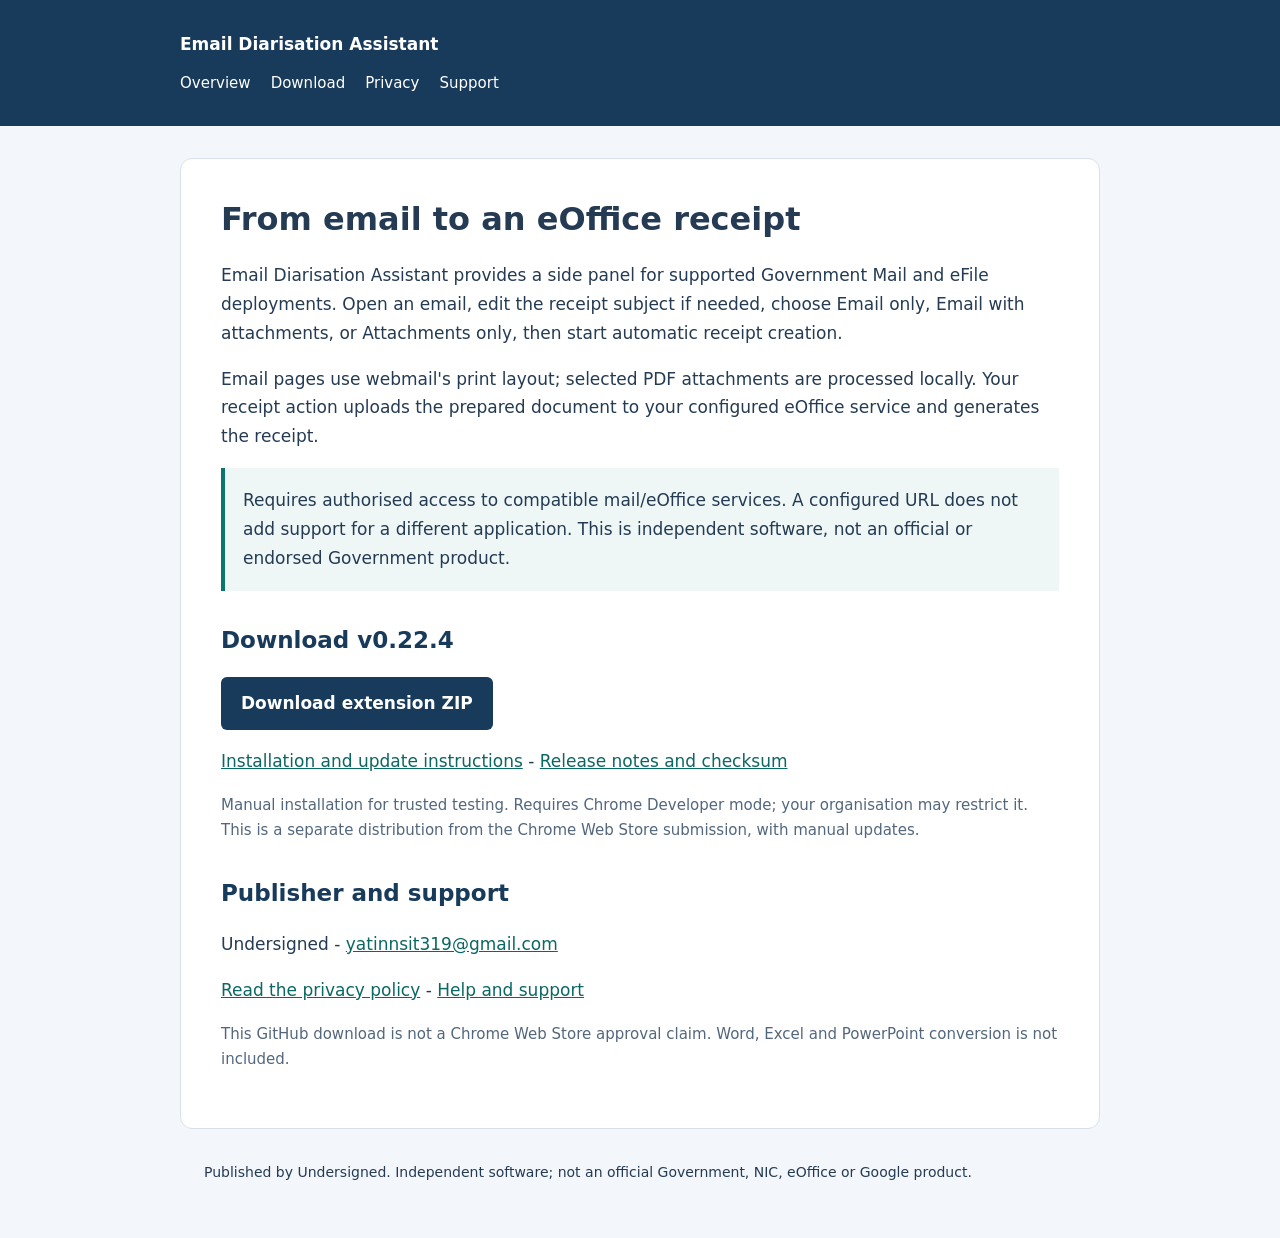
<file: index.html>
<!doctype html><html lang="en"><head><meta charset="utf-8"><meta name="viewport" content="width=device-width,initial-scale=1"><meta name="referrer" content="no-referrer"><meta http-equiv="Content-Security-Policy" content="default-src 'none'; style-src 'self'; img-src 'self'; base-uri 'none'; form-action 'none'"><title>Overview | Receipt Assistant</title><link rel="stylesheet" href="style.css"></head><body><header><strong>Email Diarisation Assistant</strong><nav><a href="index.html">Overview</a><a href="download.html">Download</a><a href="privacy.html">Privacy</a><a href="support.html">Support</a></nav></header><main><h1>From email to an eOffice receipt</h1><p>Email Diarisation Assistant provides a side panel for supported Government Mail and eFile deployments. Open an email, edit the receipt subject if needed, choose Email only, Email with attachments, or Attachments only, then start automatic receipt creation.</p><p>Email pages use webmail's print layout; selected PDF attachments are processed locally. Your receipt action uploads the prepared document to your configured eOffice service and generates the receipt.</p><div class="notice">Requires authorised access to compatible mail/eOffice services. A configured URL does not add support for a different application. This is independent software, not an official or endorsed Government product.</div><h2>Download v0.22.4</h2><p><a class="download-button" href="https://github.com/leapfrog7/receipt-assistant-site/releases/download/v0.22.4/email-diarisation-assistant-0.22.4.zip">Download extension ZIP</a></p><p><a href="download.html">Installation and update instructions</a> - <a href="https://github.com/leapfrog7/receipt-assistant-site/releases/tag/v0.22.4">Release notes and checksum</a></p><p class="muted">Manual installation for trusted testing. Requires Chrome Developer mode; your organisation may restrict it. This is a separate distribution from the Chrome Web Store submission, with manual updates.</p><h2>Publisher and support</h2><p>Undersigned - <a href="mailto:yatinnsit319@gmail.com">yatinnsit319@gmail.com</a></p><p><a href="privacy.html">Read the privacy policy</a> - <a href="support.html">Help and support</a></p><p class="muted">This GitHub download is not a Chrome Web Store approval claim. Word, Excel and PowerPoint conversion is not included.</p></main><footer>Published by Undersigned. Independent software; not an official Government, NIC, eOffice or Google product.</footer></body></html>
</file>
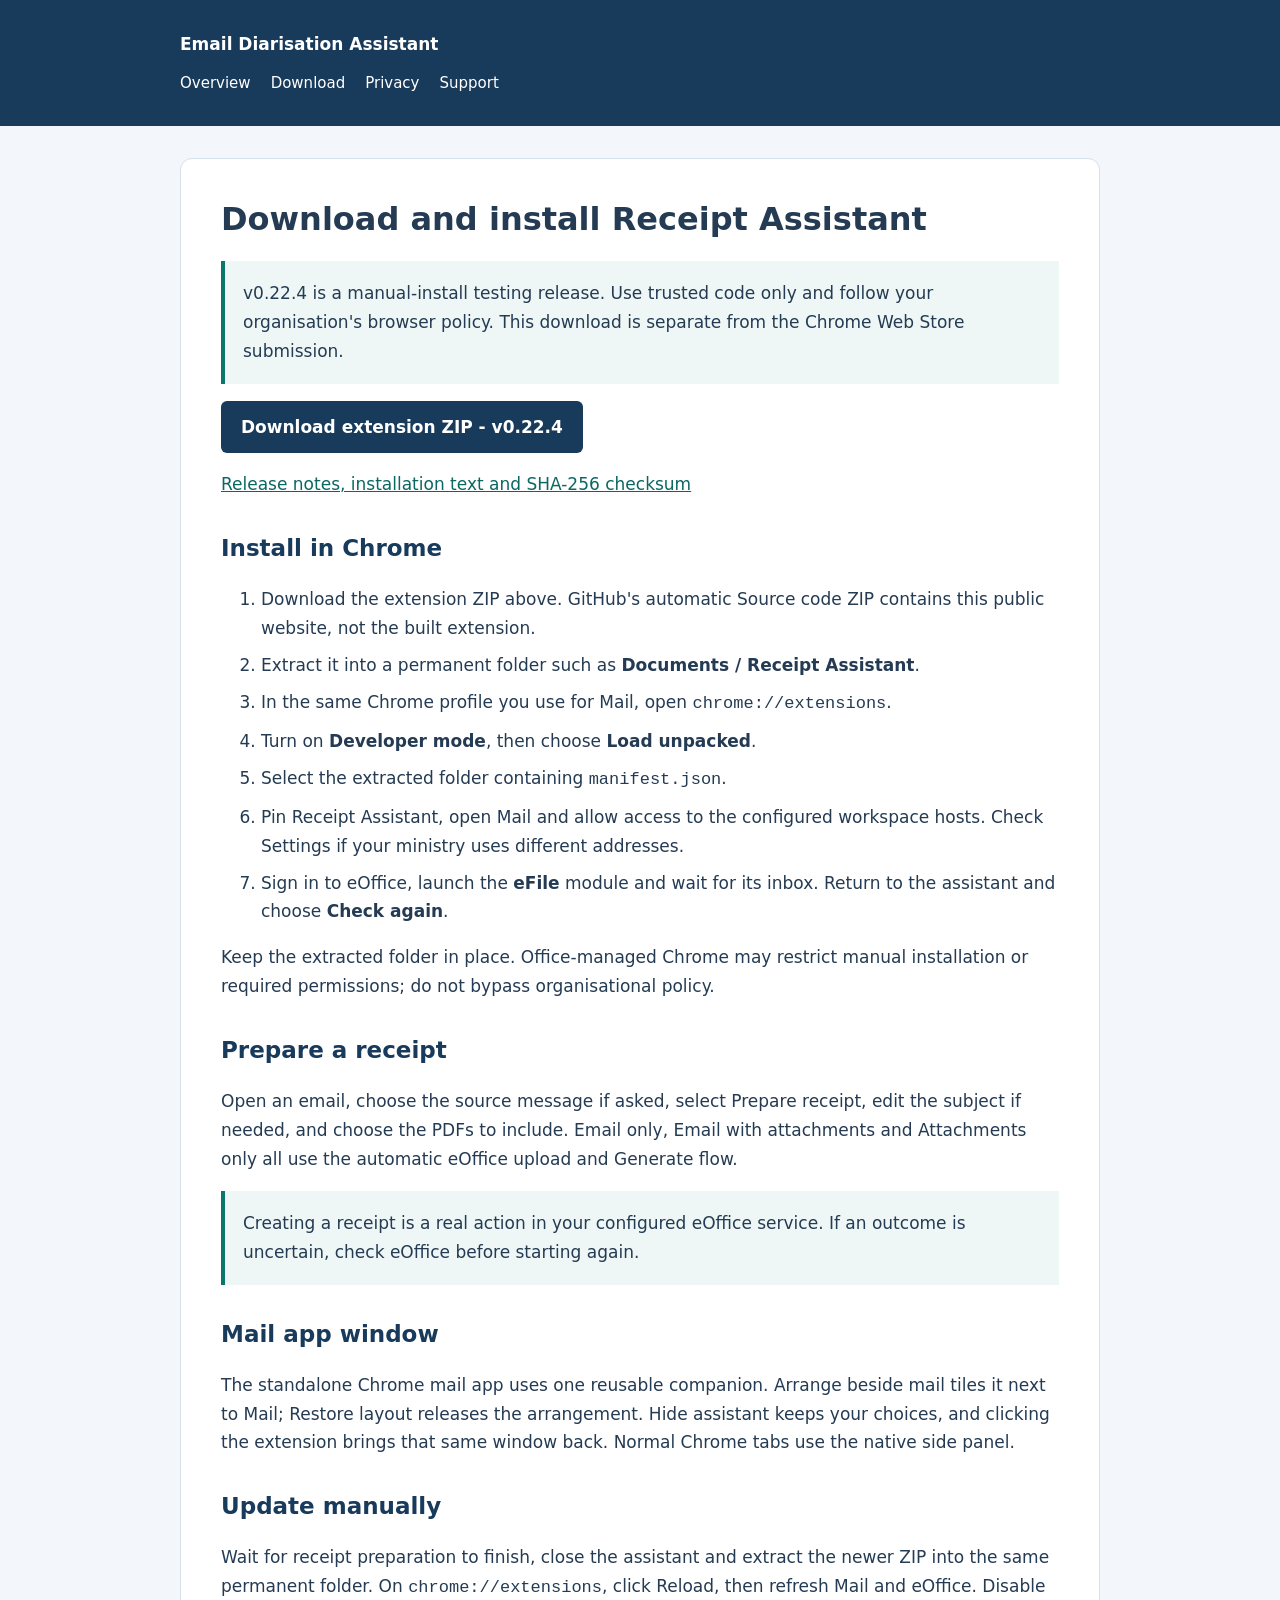
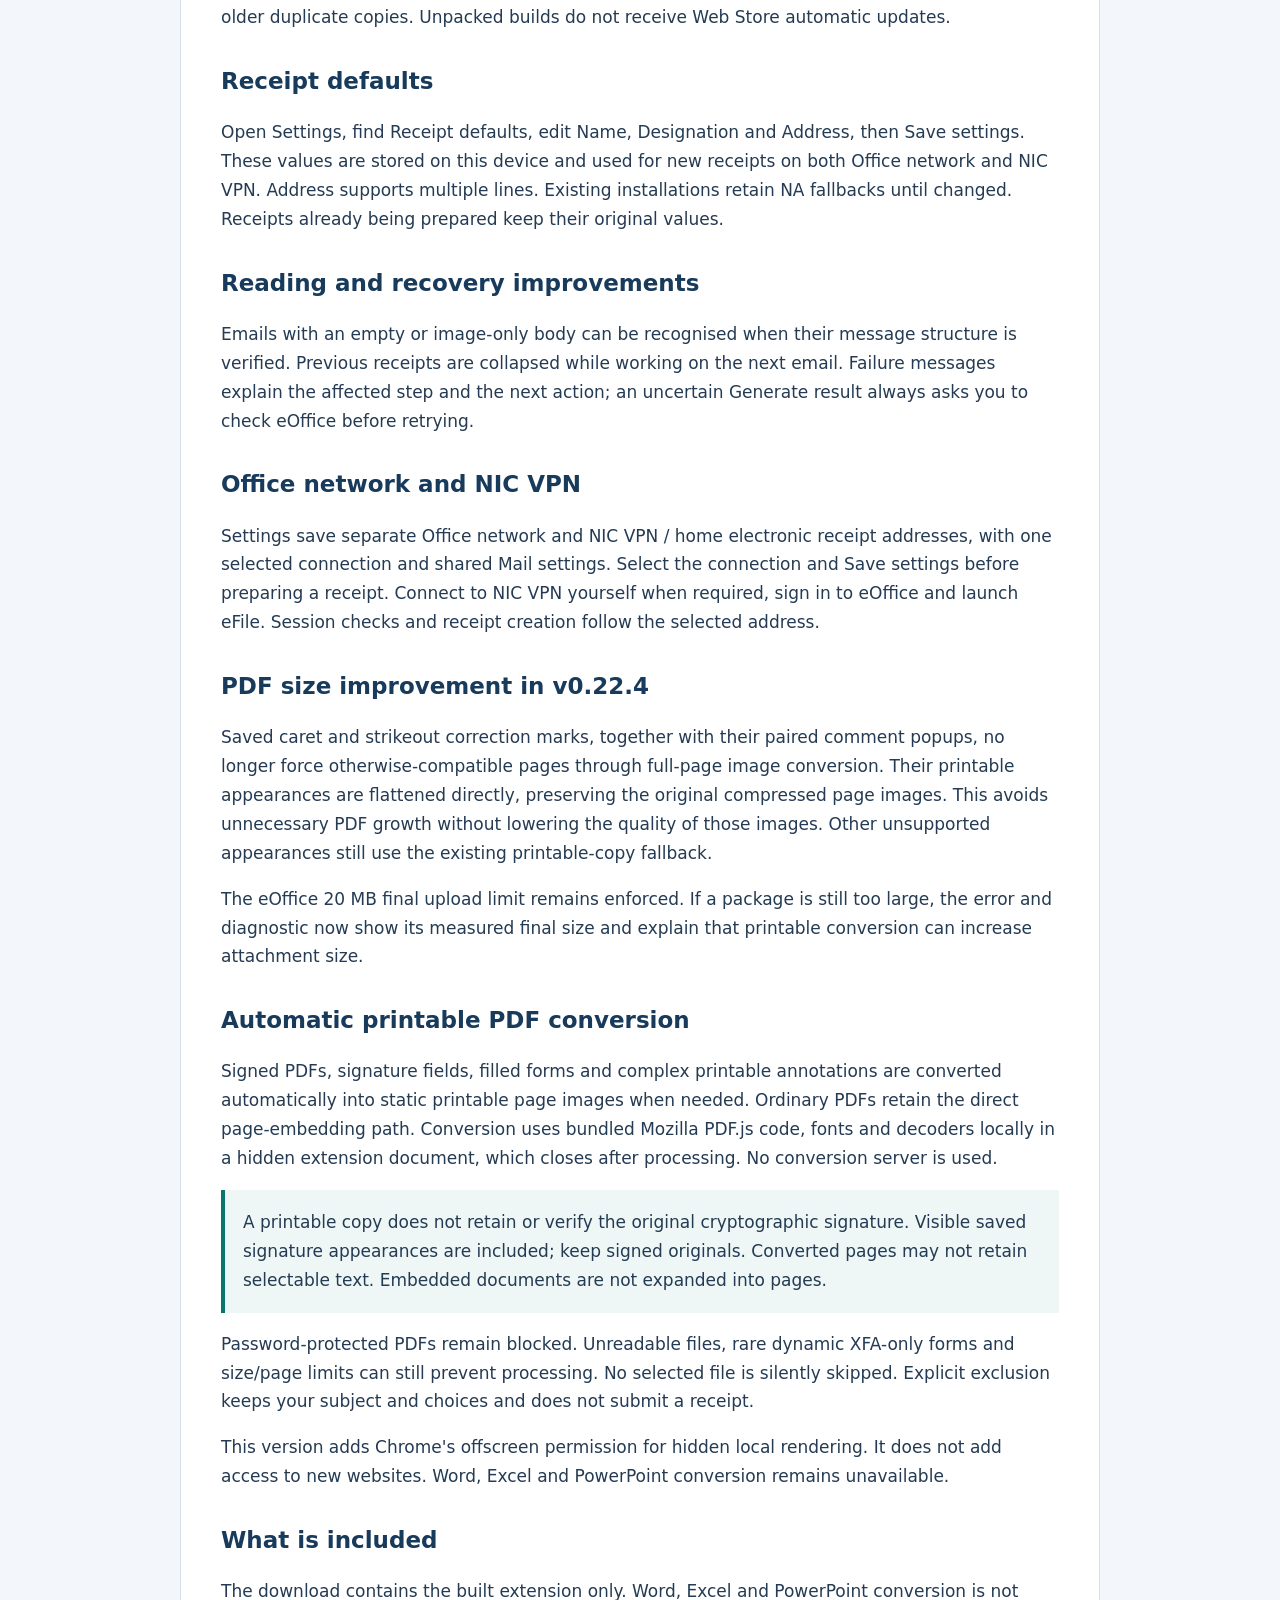
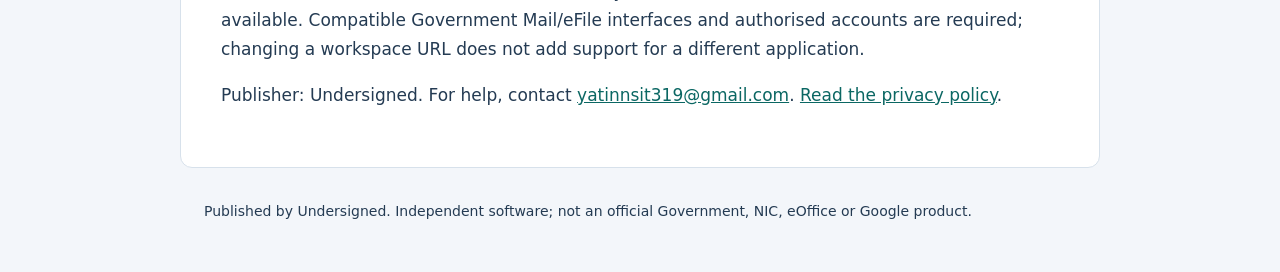
<file: download.html>
<!doctype html><html lang="en"><head><meta charset="utf-8"><meta name="viewport" content="width=device-width,initial-scale=1"><meta name="referrer" content="no-referrer"><meta http-equiv="Content-Security-Policy" content="default-src 'none'; style-src 'self'; img-src 'self'; base-uri 'none'; form-action 'none'"><title>Download | Receipt Assistant</title><link rel="stylesheet" href="style.css"></head><body><header><strong>Email Diarisation Assistant</strong><nav><a href="index.html">Overview</a><a href="download.html">Download</a><a href="privacy.html">Privacy</a><a href="support.html">Support</a></nav></header><main><h1>Download and install Receipt Assistant</h1><p class="notice">v0.22.4 is a manual-install testing release. Use trusted code only and follow your organisation's browser policy. This download is separate from the Chrome Web Store submission.</p><p><a class="download-button" href="https://github.com/leapfrog7/receipt-assistant-site/releases/download/v0.22.4/email-diarisation-assistant-0.22.4.zip">Download extension ZIP - v0.22.4</a></p><p><a href="https://github.com/leapfrog7/receipt-assistant-site/releases/tag/v0.22.4">Release notes, installation text and SHA-256 checksum</a></p><h2>Install in Chrome</h2><ol><li>Download the extension ZIP above. GitHub's automatic Source code ZIP contains this public website, not the built extension.</li><li>Extract it into a permanent folder such as <strong>Documents / Receipt Assistant</strong>.</li><li>In the same Chrome profile you use for Mail, open <code>chrome://extensions</code>.</li><li>Turn on <strong>Developer mode</strong>, then choose <strong>Load unpacked</strong>.</li><li>Select the extracted folder containing <code>manifest.json</code>.</li><li>Pin Receipt Assistant, open Mail and allow access to the configured workspace hosts. Check Settings if your ministry uses different addresses.</li><li>Sign in to eOffice, launch the <strong>eFile</strong> module and wait for its inbox. Return to the assistant and choose <strong>Check again</strong>.</li></ol><p>Keep the extracted folder in place. Office-managed Chrome may restrict manual installation or required permissions; do not bypass organisational policy.</p><h2>Prepare a receipt</h2><p>Open an email, choose the source message if asked, select Prepare receipt, edit the subject if needed, and choose the PDFs to include. Email only, Email with attachments and Attachments only all use the automatic eOffice upload and Generate flow.</p><p class="notice">Creating a receipt is a real action in your configured eOffice service. If an outcome is uncertain, check eOffice before starting again.</p><h2>Mail app window</h2><p>The standalone Chrome mail app uses one reusable companion. Arrange beside mail tiles it next to Mail; Restore layout releases the arrangement. Hide assistant keeps your choices, and clicking the extension brings that same window back. Normal Chrome tabs use the native side panel.</p><h2>Update manually</h2><p>Wait for receipt preparation to finish, close the assistant and extract the newer ZIP into the same permanent folder. On <code>chrome://extensions</code>, click Reload, then refresh Mail and eOffice. Disable older duplicate copies. Unpacked builds do not receive Web Store automatic updates.</p><h2>Receipt defaults</h2><p>Open Settings, find Receipt defaults, edit Name, Designation and Address, then Save settings. These values are stored on this device and used for new receipts on both Office network and NIC VPN. Address supports multiple lines. Existing installations retain NA fallbacks until changed. Receipts already being prepared keep their original values.</p><h2>Reading and recovery improvements</h2><p>Emails with an empty or image-only body can be recognised when their message structure is verified. Previous receipts are collapsed while working on the next email. Failure messages explain the affected step and the next action; an uncertain Generate result always asks you to check eOffice before retrying.</p><h2>Office network and NIC VPN</h2><p>Settings save separate Office network and NIC VPN / home electronic receipt addresses, with one selected connection and shared Mail settings. Select the connection and Save settings before preparing a receipt. Connect to NIC VPN yourself when required, sign in to eOffice and launch eFile. Session checks and receipt creation follow the selected address.</p><h2>PDF size improvement in v0.22.4</h2><p>Saved caret and strikeout correction marks, together with their paired comment popups, no longer force otherwise-compatible pages through full-page image conversion. Their printable appearances are flattened directly, preserving the original compressed page images. This avoids unnecessary PDF growth without lowering the quality of those images. Other unsupported appearances still use the existing printable-copy fallback.</p><p>The eOffice 20 MB final upload limit remains enforced. If a package is still too large, the error and diagnostic now show its measured final size and explain that printable conversion can increase attachment size.</p><h2>Automatic printable PDF conversion</h2><p>Signed PDFs, signature fields, filled forms and complex printable annotations are converted automatically into static printable page images when needed. Ordinary PDFs retain the direct page-embedding path. Conversion uses bundled Mozilla PDF.js code, fonts and decoders locally in a hidden extension document, which closes after processing. No conversion server is used.</p><p class="notice">A printable copy does not retain or verify the original cryptographic signature. Visible saved signature appearances are included; keep signed originals. Converted pages may not retain selectable text. Embedded documents are not expanded into pages.</p><p>Password-protected PDFs remain blocked. Unreadable files, rare dynamic XFA-only forms and size/page limits can still prevent processing. No selected file is silently skipped. Explicit exclusion keeps your subject and choices and does not submit a receipt.</p><p>This version adds Chrome's offscreen permission for hidden local rendering. It does not add access to new websites. Word, Excel and PowerPoint conversion remains unavailable.</p><h2>What is included</h2><p>The download contains the built extension only. Word, Excel and PowerPoint conversion is not available. Compatible Government Mail/eFile interfaces and authorised accounts are required; changing a workspace URL does not add support for a different application.</p><p>Publisher: Undersigned. For help, contact <a href="mailto:yatinnsit319@gmail.com">yatinnsit319@gmail.com</a>. <a href="privacy.html">Read the privacy policy</a>.</p></main><footer>Published by Undersigned. Independent software; not an official Government, NIC, eOffice or Google product.</footer></body></html>
</file>
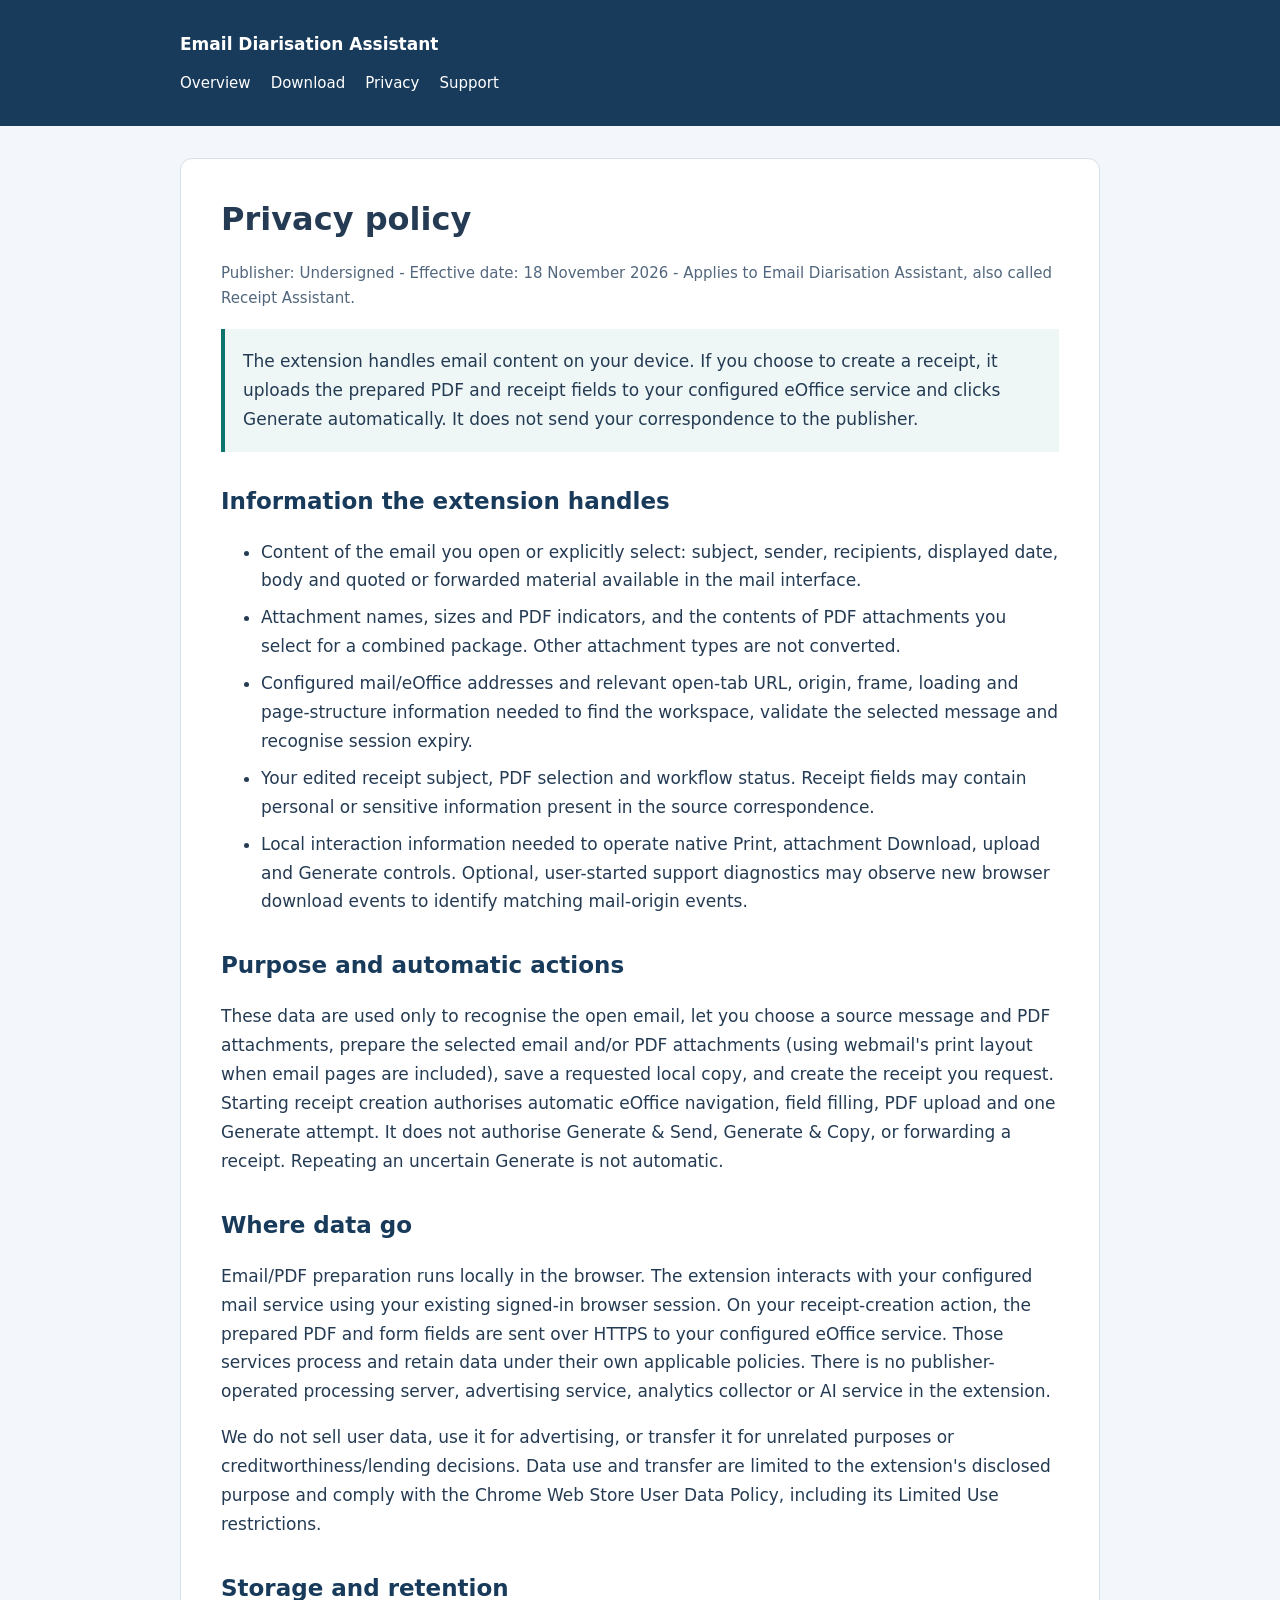
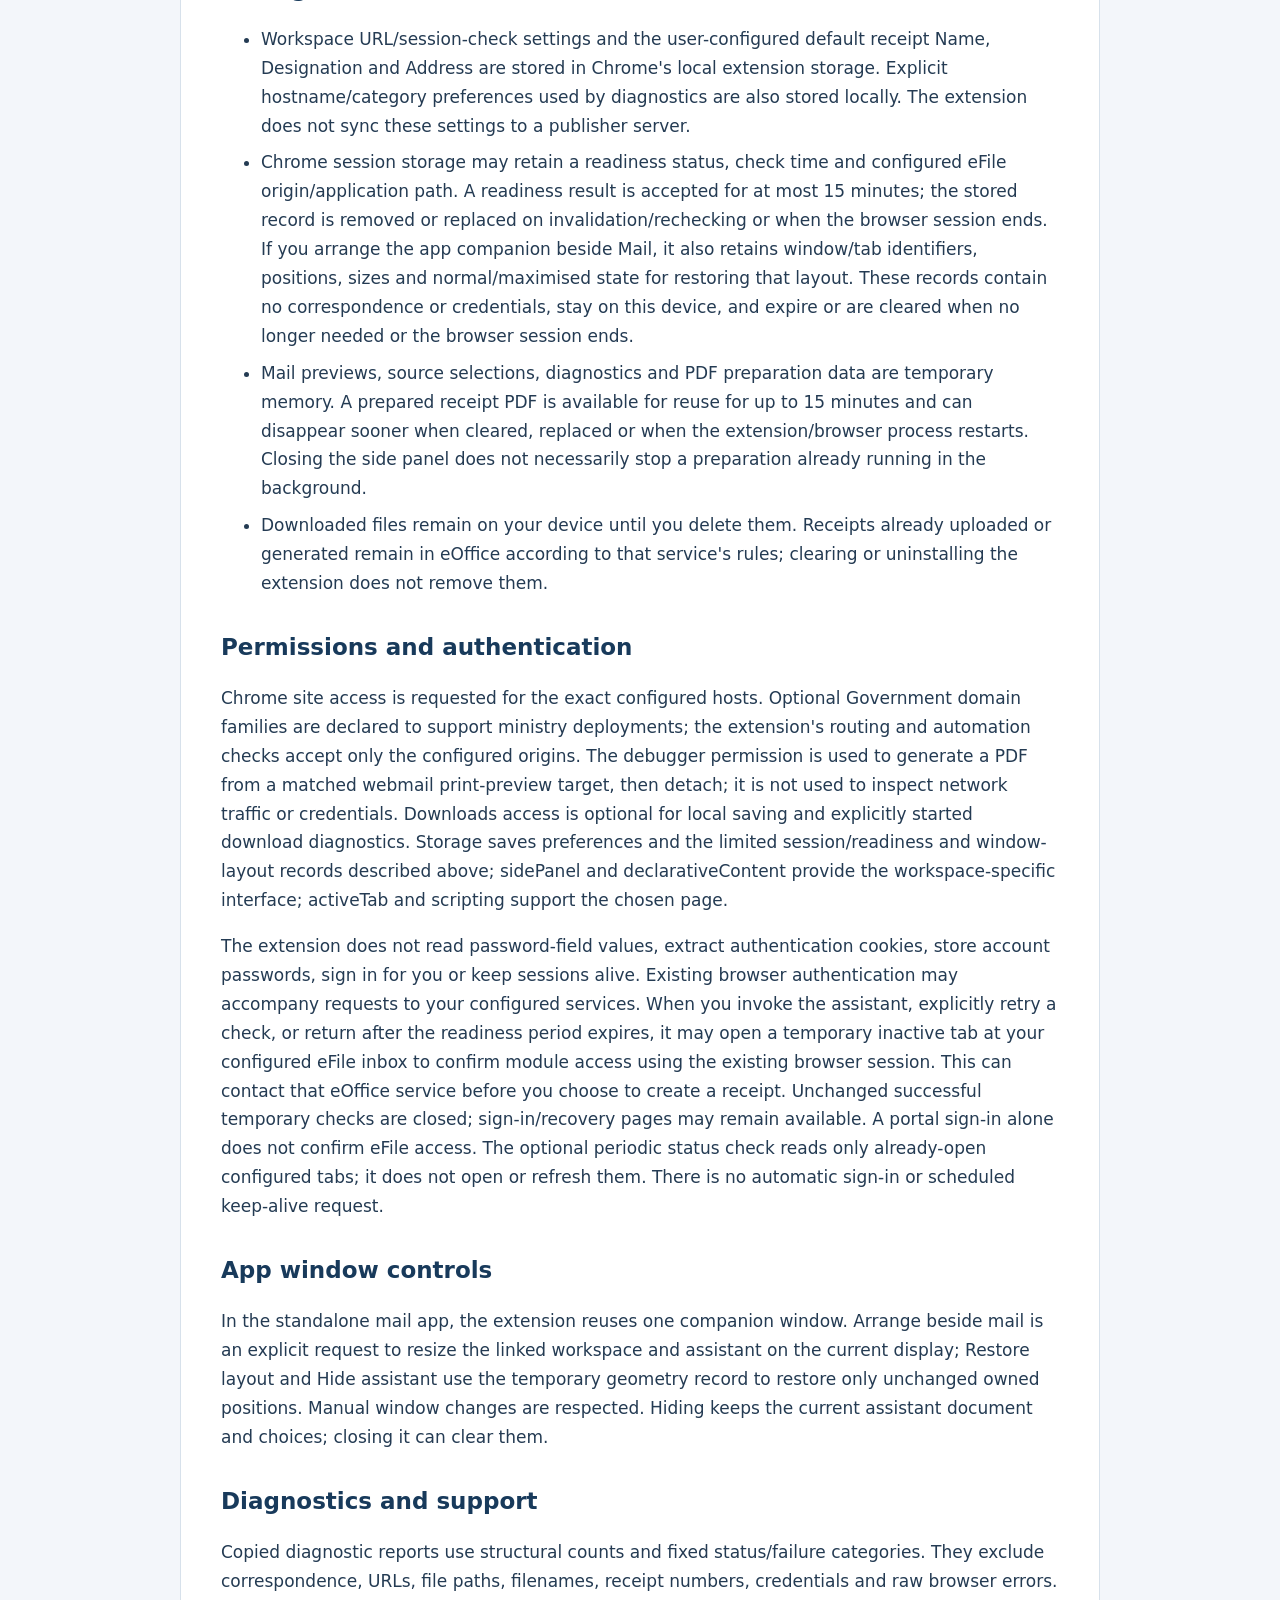
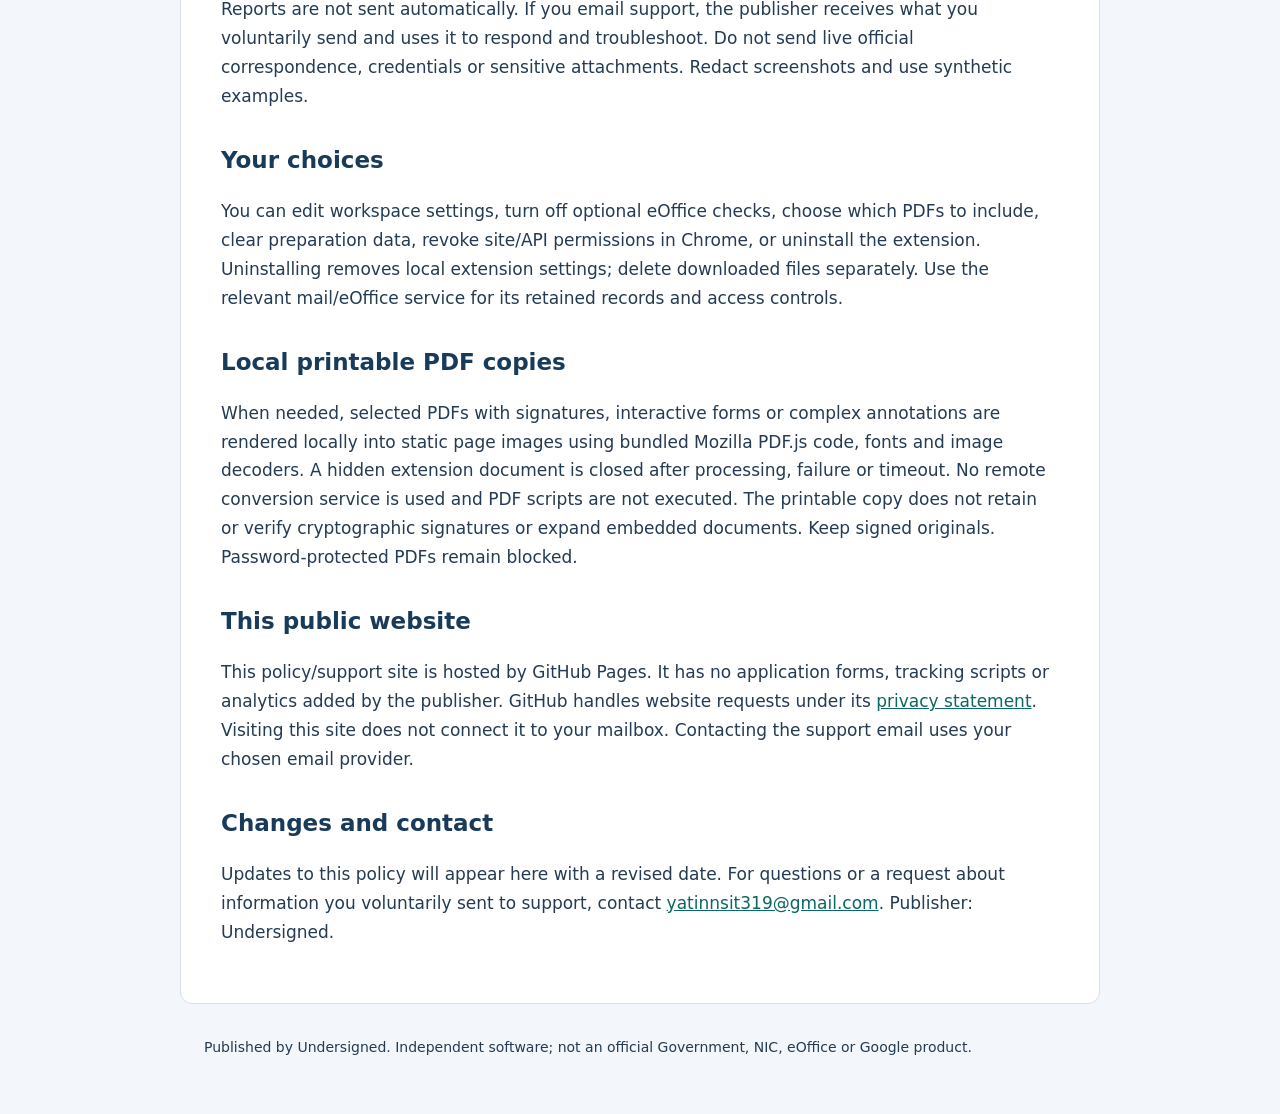
<file: privacy.html>
<!doctype html><html lang="en"><head><meta charset="utf-8"><meta name="viewport" content="width=device-width,initial-scale=1"><meta name="referrer" content="no-referrer"><meta http-equiv="Content-Security-Policy" content="default-src 'none'; style-src 'self'; img-src 'self'; base-uri 'none'; form-action 'none'"><title>Privacy policy | Receipt Assistant</title><link rel="stylesheet" href="style.css"></head><body><header><strong>Email Diarisation Assistant</strong><nav><a href="index.html">Overview</a><a href="download.html">Download</a><a href="privacy.html">Privacy</a><a href="support.html">Support</a></nav></header><main><h1>Privacy policy</h1><p class="muted">Publisher: Undersigned - Effective date: 18 November 2026 - Applies to Email Diarisation Assistant, also called Receipt Assistant.</p>
<p class="notice">The extension handles email content on your device. If you choose to create a receipt, it uploads the prepared PDF and receipt fields to your configured eOffice service and clicks Generate automatically. It does not send your correspondence to the publisher.</p>
<h2>Information the extension handles</h2><ul><li>Content of the email you open or explicitly select: subject, sender, recipients, displayed date, body and quoted or forwarded material available in the mail interface.</li><li>Attachment names, sizes and PDF indicators, and the contents of PDF attachments you select for a combined package. Other attachment types are not converted.</li><li>Configured mail/eOffice addresses and relevant open-tab URL, origin, frame, loading and page-structure information needed to find the workspace, validate the selected message and recognise session expiry.</li><li>Your edited receipt subject, PDF selection and workflow status. Receipt fields may contain personal or sensitive information present in the source correspondence.</li><li>Local interaction information needed to operate native Print, attachment Download, upload and Generate controls. Optional, user-started support diagnostics may observe new browser download events to identify matching mail-origin events.</li></ul>
<h2>Purpose and automatic actions</h2><p>These data are used only to recognise the open email, let you choose a source message and PDF attachments, prepare the selected email and/or PDF attachments (using webmail's print layout when email pages are included), save a requested local copy, and create the receipt you request. Starting receipt creation authorises automatic eOffice navigation, field filling, PDF upload and one Generate attempt. It does not authorise Generate &amp; Send, Generate &amp; Copy, or forwarding a receipt. Repeating an uncertain Generate is not automatic.</p>
<h2>Where data go</h2><p>Email/PDF preparation runs locally in the browser. The extension interacts with your configured mail service using your existing signed-in browser session. On your receipt-creation action, the prepared PDF and form fields are sent over HTTPS to your configured eOffice service. Those services process and retain data under their own applicable policies. There is no publisher-operated processing server, advertising service, analytics collector or AI service in the extension.</p><p>We do not sell user data, use it for advertising, or transfer it for unrelated purposes or creditworthiness/lending decisions. Data use and transfer are limited to the extension's disclosed purpose and comply with the Chrome Web Store User Data Policy, including its Limited Use restrictions.</p>
<h2>Storage and retention</h2><ul><li>Workspace URL/session-check settings and the user-configured default receipt Name, Designation and Address are stored in Chrome's local extension storage. Explicit hostname/category preferences used by diagnostics are also stored locally. The extension does not sync these settings to a publisher server.</li><li>Chrome session storage may retain a readiness status, check time and configured eFile origin/application path. A readiness result is accepted for at most 15 minutes; the stored record is removed or replaced on invalidation/rechecking or when the browser session ends. If you arrange the app companion beside Mail, it also retains window/tab identifiers, positions, sizes and normal/maximised state for restoring that layout. These records contain no correspondence or credentials, stay on this device, and expire or are cleared when no longer needed or the browser session ends.</li><li>Mail previews, source selections, diagnostics and PDF preparation data are temporary memory. A prepared receipt PDF is available for reuse for up to 15 minutes and can disappear sooner when cleared, replaced or when the extension/browser process restarts. Closing the side panel does not necessarily stop a preparation already running in the background.</li><li>Downloaded files remain on your device until you delete them. Receipts already uploaded or generated remain in eOffice according to that service's rules; clearing or uninstalling the extension does not remove them.</li></ul>
<h2>Permissions and authentication</h2><p>Chrome site access is requested for the exact configured hosts. Optional Government domain families are declared to support ministry deployments; the extension's routing and automation checks accept only the configured origins. The debugger permission is used to generate a PDF from a matched webmail print-preview target, then detach; it is not used to inspect network traffic or credentials. Downloads access is optional for local saving and explicitly started download diagnostics. Storage saves preferences and the limited session/readiness and window-layout records described above; sidePanel and declarativeContent provide the workspace-specific interface; activeTab and scripting support the chosen page.</p><p>The extension does not read password-field values, extract authentication cookies, store account passwords, sign in for you or keep sessions alive. Existing browser authentication may accompany requests to your configured services. When you invoke the assistant, explicitly retry a check, or return after the readiness period expires, it may open a temporary inactive tab at your configured eFile inbox to confirm module access using the existing browser session. This can contact that eOffice service before you choose to create a receipt. Unchanged successful temporary checks are closed; sign-in/recovery pages may remain available. A portal sign-in alone does not confirm eFile access. The optional periodic status check reads only already-open configured tabs; it does not open or refresh them. There is no automatic sign-in or scheduled keep-alive request.</p>
<h2>App window controls</h2><p>In the standalone mail app, the extension reuses one companion window. Arrange beside mail is an explicit request to resize the linked workspace and assistant on the current display; Restore layout and Hide assistant use the temporary geometry record to restore only unchanged owned positions. Manual window changes are respected. Hiding keeps the current assistant document and choices; closing it can clear them.</p>
<h2>Diagnostics and support</h2><p>Copied diagnostic reports use structural counts and fixed status/failure categories. They exclude correspondence, URLs, file paths, filenames, receipt numbers, credentials and raw browser errors. Reports are not sent automatically. If you email support, the publisher receives what you voluntarily send and uses it to respond and troubleshoot. Do not send live official correspondence, credentials or sensitive attachments. Redact screenshots and use synthetic examples.</p>
<h2>Your choices</h2><p>You can edit workspace settings, turn off optional eOffice checks, choose which PDFs to include, clear preparation data, revoke site/API permissions in Chrome, or uninstall the extension. Uninstalling removes local extension settings; delete downloaded files separately. Use the relevant mail/eOffice service for its retained records and access controls.</p>
<h2>Local printable PDF copies</h2><p>When needed, selected PDFs with signatures, interactive forms or complex annotations are rendered locally into static page images using bundled Mozilla PDF.js code, fonts and image decoders. A hidden extension document is closed after processing, failure or timeout. No remote conversion service is used and PDF scripts are not executed. The printable copy does not retain or verify cryptographic signatures or expand embedded documents. Keep signed originals. Password-protected PDFs remain blocked.</p><h2>This public website</h2><p>This policy/support site is hosted by GitHub Pages. It has no application forms, tracking scripts or analytics added by the publisher. GitHub handles website requests under its <a href="https://docs.github.com/en/site-policy/privacy-policies/github-general-privacy-statement" rel="noreferrer">privacy statement</a>. Visiting this site does not connect it to your mailbox. Contacting the support email uses your chosen email provider.</p>
<h2>Changes and contact</h2><p>Updates to this policy will appear here with a revised date. For questions or a request about information you voluntarily sent to support, contact <a href="mailto:yatinnsit319@gmail.com">yatinnsit319@gmail.com</a>. Publisher: Undersigned.</p></main><footer>Published by Undersigned. Independent software; not an official Government, NIC, eOffice or Google product.</footer></body></html>
</file>
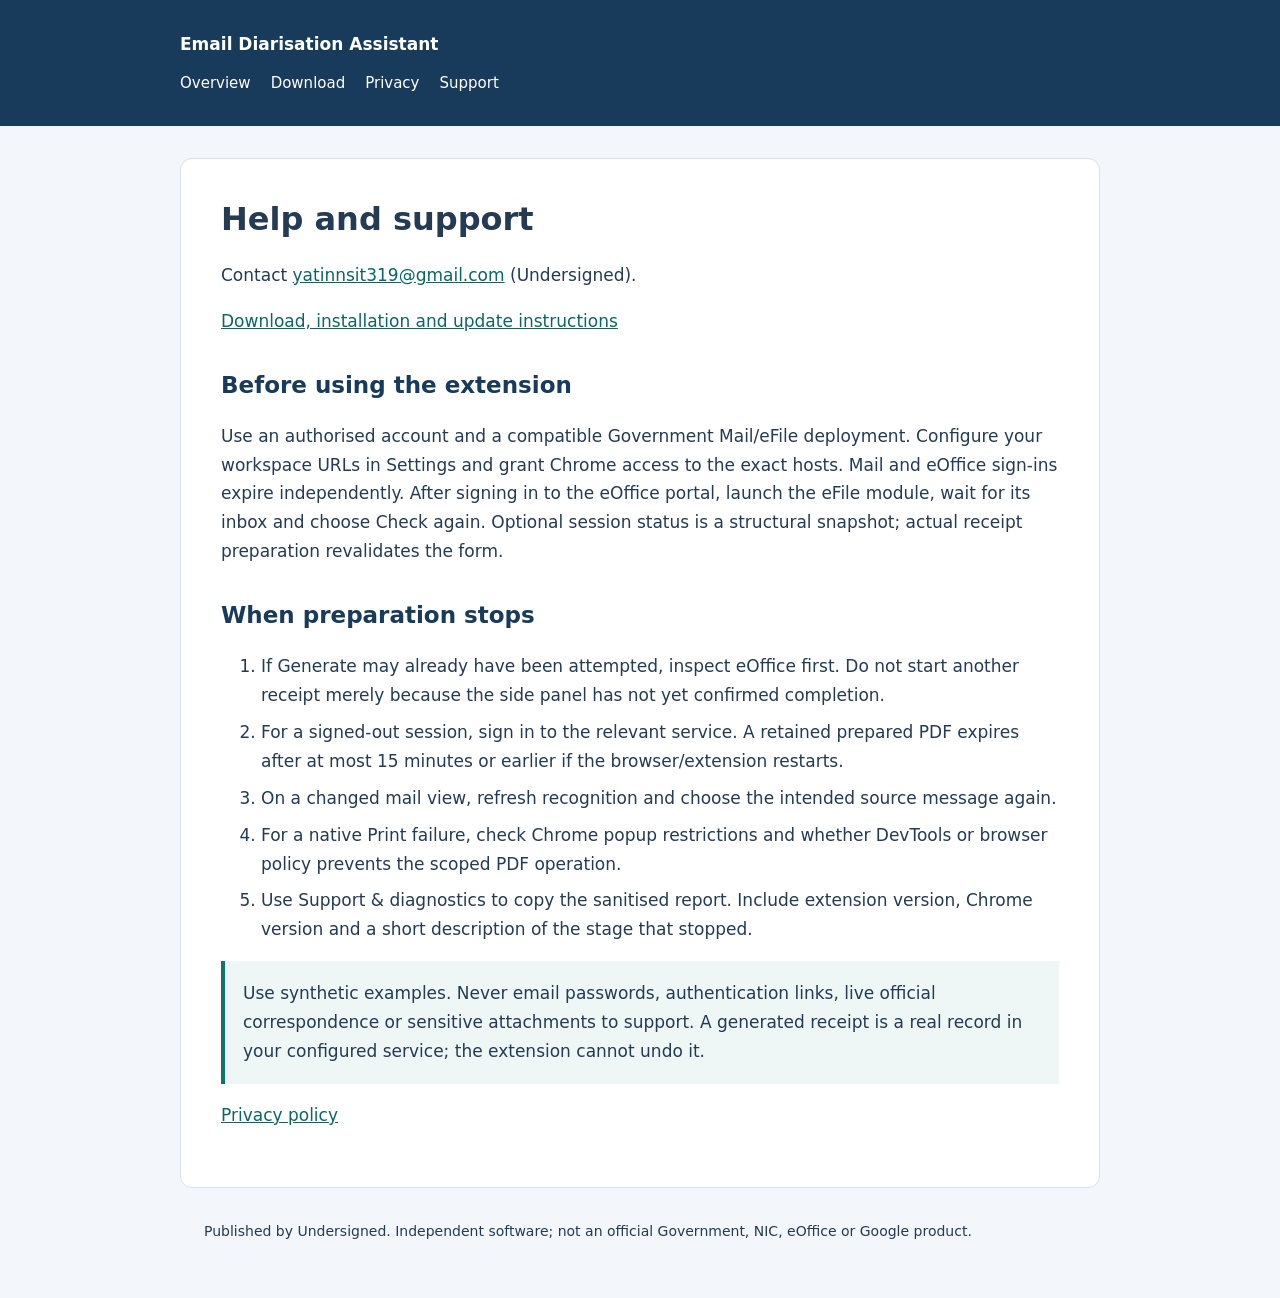
<file: support.html>
<!doctype html><html lang="en"><head><meta charset="utf-8"><meta name="viewport" content="width=device-width,initial-scale=1"><meta name="referrer" content="no-referrer"><meta http-equiv="Content-Security-Policy" content="default-src 'none'; style-src 'self'; img-src 'self'; base-uri 'none'; form-action 'none'"><title>Support | Receipt Assistant</title><link rel="stylesheet" href="style.css"></head><body><header><strong>Email Diarisation Assistant</strong><nav><a href="index.html">Overview</a><a href="download.html">Download</a><a href="privacy.html">Privacy</a><a href="support.html">Support</a></nav></header><main><h1>Help and support</h1><p>Contact <a href="mailto:yatinnsit319@gmail.com">yatinnsit319@gmail.com</a> (Undersigned).</p><p><a href="download.html">Download, installation and update instructions</a></p><h2>Before using the extension</h2><p>Use an authorised account and a compatible Government Mail/eFile deployment. Configure your workspace URLs in Settings and grant Chrome access to the exact hosts. Mail and eOffice sign-ins expire independently. After signing in to the eOffice portal, launch the eFile module, wait for its inbox and choose Check again. Optional session status is a structural snapshot; actual receipt preparation revalidates the form.</p><h2>When preparation stops</h2><ol><li>If Generate may already have been attempted, inspect eOffice first. Do not start another receipt merely because the side panel has not yet confirmed completion.</li><li>For a signed-out session, sign in to the relevant service. A retained prepared PDF expires after at most 15 minutes or earlier if the browser/extension restarts.</li><li>On a changed mail view, refresh recognition and choose the intended source message again.</li><li>For a native Print failure, check Chrome popup restrictions and whether DevTools or browser policy prevents the scoped PDF operation.</li><li>Use Support &amp; diagnostics to copy the sanitised report. Include extension version, Chrome version and a short description of the stage that stopped.</li></ol><p class="notice">Use synthetic examples. Never email passwords, authentication links, live official correspondence or sensitive attachments to support. A generated receipt is a real record in your configured service; the extension cannot undo it.</p><p><a href="privacy.html">Privacy policy</a></p></main><footer>Published by Undersigned. Independent software; not an official Government, NIC, eOffice or Google product.</footer></body></html>
</file>
<file: style.css>
*{box-sizing:border-box}body{margin:0;background:#f3f6fa;color:#243b53;font:17px/1.7 system-ui,sans-serif}header{background:#183a5b;color:white;padding:30px max(24px,calc((100% - 920px)/2))}header a{color:white;text-decoration:none;margin-right:22px}nav{font-size:15px;margin-top:12px}main{max-width:920px;margin:32px auto;background:white;border:1px solid #d7e1eb;border-radius:12px;padding:40px}h1{font-size:32px;line-height:1.25;margin-top:0}h2{font-size:23px;margin:30px 0 10px;color:#183a5b}a{color:#0b6763}li{margin:8px 0}.notice{padding:18px;border-left:4px solid #0b766e;background:#eef7f6}.muted{color:#52677d;font-size:15px}footer{max-width:920px;margin:24px auto;padding:0 24px 30px;font-size:14px}table{border-collapse:collapse;width:100%}td,th{padding:12px;text-align:left;border:1px solid #d7e1eb;vertical-align:top}@media(max-width:640px){main{margin:16px;padding:24px}h1{font-size:27px}table{font-size:14px}}
.download-button{display:inline-block;background:#183a5b;color:white;padding:12px 20px;border-radius:6px;font-weight:650;text-decoration:none}.download-button:hover{background:#264d72}a:focus-visible{outline:3px solid #176eaa;outline-offset:4px}code{overflow-wrap:anywhere}nav{display:flex;gap:10px 20px;flex-wrap:wrap}header nav a{margin-right:0}
</file>
